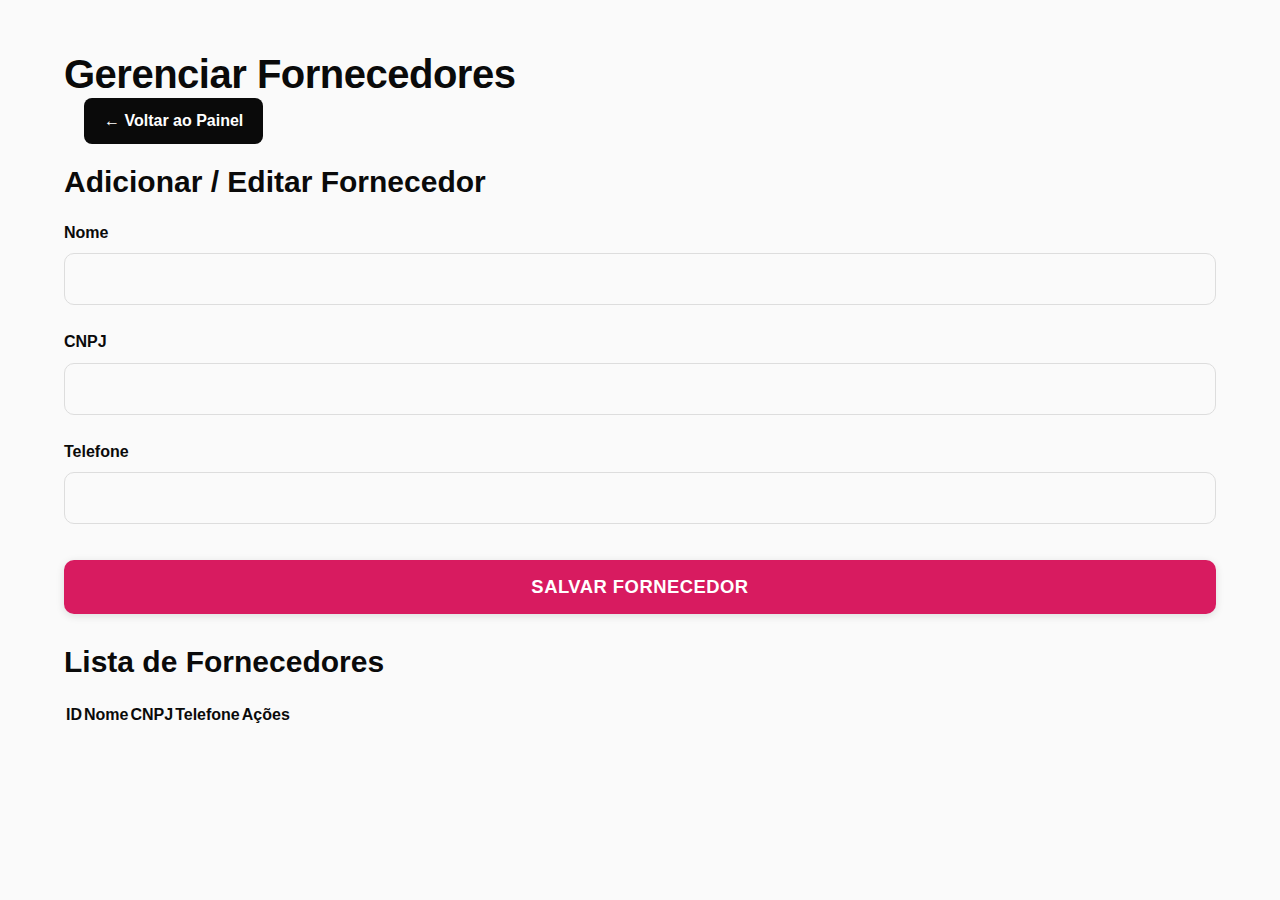
<file: src/main/resources/static/admin-fornecedores.html>
<!DOCTYPE html>
<html lang="pt-BR">
<head>
  <meta charset="UTF-8">
  <meta name="viewport" content="width=device-width, initial-scale=1.0">
  <title>Admin — Fornecedores</title>
  <link rel="stylesheet" href="style.css">
</head>
<body>

<div class="main-container">

  <h1>Gerenciar Fornecedores</h1>

  <a href="admin.html" class="btn-view" style="margin-bottom:20px; display:inline-block;">
    ← Voltar ao Painel
  </a>

  <h2>Adicionar / Editar Fornecedor</h2>

  <form id="fornecedorForm" style="margin-top:20px;">
      <input type="hidden" id="idFornecedor">

      <div class="input-group">
        <label>Nome</label>
        <input type="text" id="nome" required>
      </div>

      <div class="input-group">
        <label>CNPJ</label>
        <input type="text" id="cnpj" required>
      </div>

      <div class="input-group">
        <label>Telefone</label>
        <input type="text" id="telefone" required>
      </div>

      <button type="submit" class="btn-primary" style="margin-top:12px;">
        Salvar Fornecedor
      </button>
  </form>

  <h2 style="margin-top:30px;">Lista de Fornecedores</h2>

  <table style="margin-top:10px;">
      <thead>
          <tr>
              <th>ID</th>
              <th>Nome</th>
              <th>CNPJ</th>
              <th>Telefone</th>
              <th>Ações</th>
          </tr>
      </thead>
      <tbody id="tabelaFornecedores"></tbody>
  </table>

</div>

<script>
const API_URL = "http://localhost:8080/fornecedores";

const form = document.getElementById("fornecedorForm");
const tabela = document.getElementById("tabelaFornecedores");

// ================ LISTAR FORNECEDORES ================
async function carregarFornecedores() {
    const resp = await fetch(API_URL);
    const dados = await resp.json();

    tabela.innerHTML = "";

    dados.forEach(f => {
        tabela.innerHTML += `
            <tr>
                <td>${f.idFornecedor}</td>
                <td>${f.nome}</td>
                <td>${f.cnpj}</td>
                <td>${f.telefone}</td>
                <td>
                    <button class="btn-edit" onclick="editarFornecedor(${f.idFornecedor})">Editar</button>
                    <button class="btn-delete" onclick="deletarFornecedor(${f.idFornecedor})">Excluir</button>
                </td>
            </tr>
        `;
    });
}

// ================ SALVAR (CREATE/UPDATE) ================
form.addEventListener("submit", async function (e) {
    e.preventDefault();

    const id = document.getElementById("idFornecedor").value;

    const fornecedor = {
        nome: document.getElementById("nome").value,
        cnpj: document.getElementById("cnpj").value,
        telefone: document.getElementById("telefone").value
    };

    const url = id ? `${API_URL}/${id}` : API_URL;
    const metodo = id ? "PUT" : "POST";

    const resp = await fetch(url, {
        method: metodo,
        headers: { "Content-Type": "application/json" },
        body: JSON.stringify(fornecedor)
    });

    if (resp.ok) {
        alert("Fornecedor salvo!");
        form.reset();
        carregarFornecedores();
        window.scrollTo(0, 0);
    } else {
        alert("Erro ao salvar fornecedor.");
    }
});

// ================ EDITAR ================
async function editarFornecedor(id) {
    const resp = await fetch(`${API_URL}/${id}`);
    const f = await resp.json();

    document.getElementById("idFornecedor").value = f.idFornecedor;
    document.getElementById("nome").value = f.nome;
    document.getElementById("cnpj").value = f.cnpj;
    document.getElementById("telefone").value = f.telefone;

    window.scrollTo(0, 0);
}

// ================ DELETAR ================
async function deletarFornecedor(id) {
    if (!confirm("Deseja excluir este fornecedor?")) return;

    await fetch(`${API_URL}/${id}`, { method: "DELETE" });
    carregarFornecedores();
}

// ================ INICIALIZAÇÃO ================
carregarFornecedores();
</script>

</body>
</html>
</file>
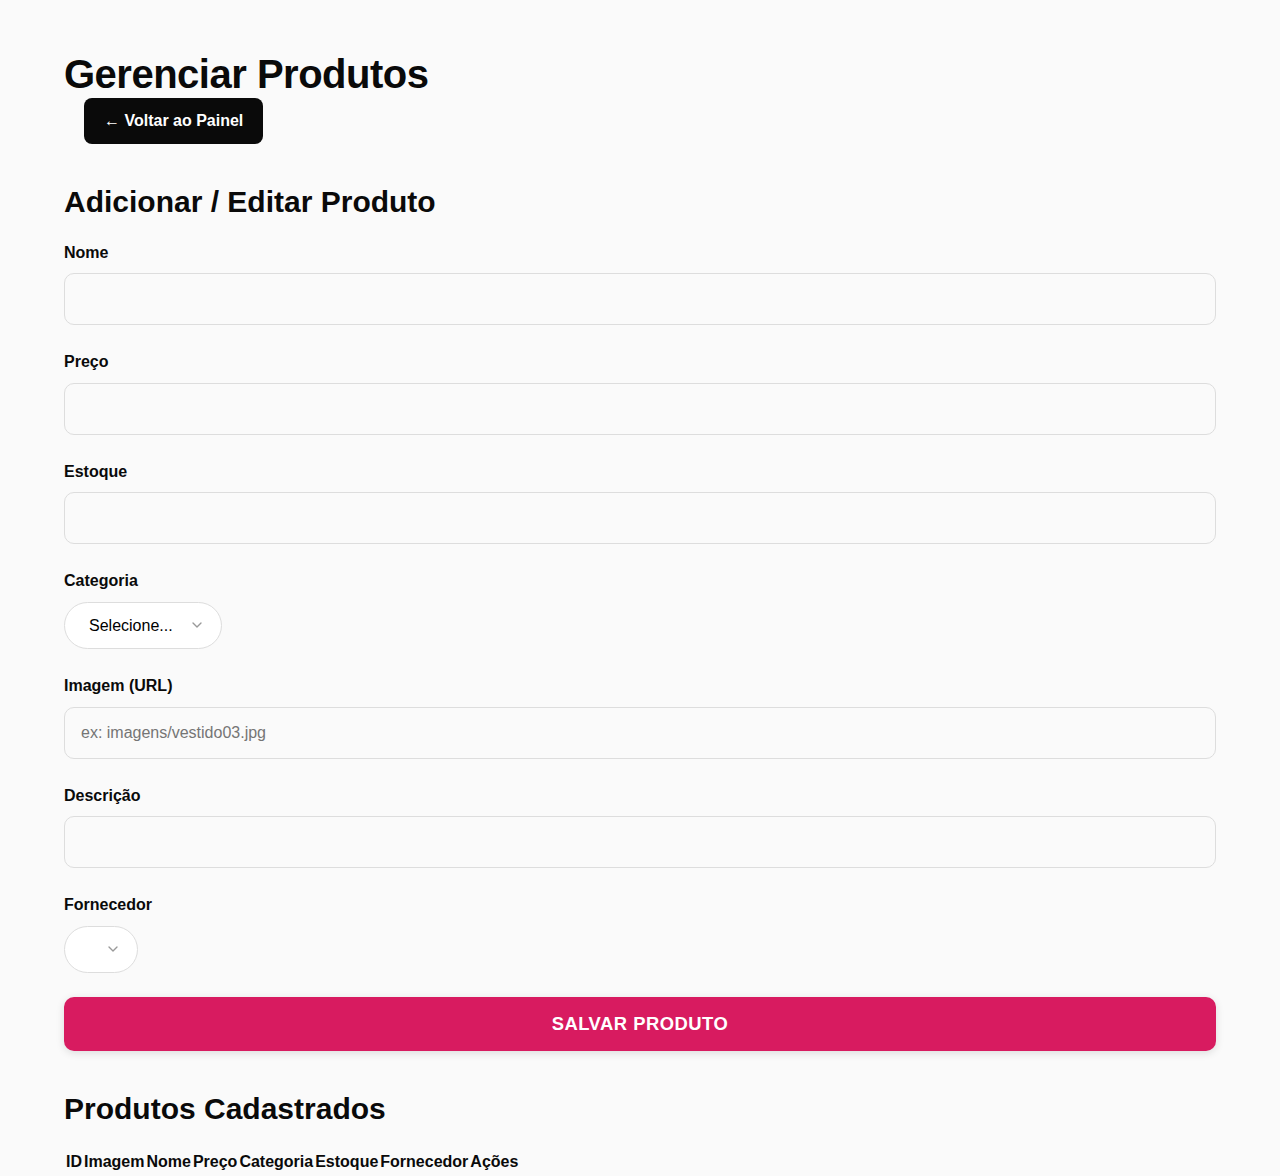
<file: src/main/resources/static/admin-produtos.html>
<!DOCTYPE html>
<html lang="pt-BR">
<head>
  <meta charset="UTF-8">
  <meta name="viewport" content="width=device-width, initial-scale=1.0">
  <title>Admin — Produtos</title>
  <link rel="stylesheet" href="style.css">
</head>
<body>

  <div class="main-container">

    <h1>Gerenciar Produtos</h1>
    <a href="admin.html" class="btn-view" style="margin-bottom:20px; display:inline-block;">
      ← Voltar ao Painel
    </a>
    <div id="msg" class="msg-box" style="margin: 10px 0; display:none;"></div>
    
    <h2 style="margin-top:20px;">Adicionar / Editar Produto</h2>

    <form id="produtoForm">
      <input type="hidden" id="idProduto">

      <div class="input-group">
        <label>Nome</label>
        <input type="text" id="nome" required>
      </div>

      <div class="input-group">
        <label>Preço</label>
        <input type="number" id="preco" step="0.01" required>
      </div>

      <div class="input-group">
        <label>Estoque</label>
        <input type="number" id="estoque" required>
      </div>

      <div class="input-group">
        <label>Categoria</label>
        <select id="categoria" class="filter-select" required>
          <option value="">Selecione...</option>
          <option value="vestidos">Vestidos</option>
          <option value="saias">Saias</option>
          <option value="blusas">Blusas</option>
          <option value="calcas">Calças</option>
        </select>
      </div>

      <div class="input-group">
        <label>Imagem (URL)</label>
        <input type="text" id="imagem" placeholder="ex: imagens/vestido03.jpg">
      </div>

      <div class="input-group">
        <label>Descrição</label>
        <input type="text" id="descricao" maxlength="120">
      </div>

      <div class="input-group">
        <label>Fornecedor</label>
        <select id="fornecedor" required class="filter-select"></select>
      </div>

      <button type="submit" class="btn-primary">Salvar Produto</button>
    </form>

    <h2 style="margin-top:40px;">Produtos Cadastrados</h2>


    <table>
      <thead>
        <tr>
          <th>ID</th>
          <th>Imagem</th>
          <th>Nome</th>
          <th>Preço</th>
          <th>Categoria</th>
          <th>Estoque</th>
          <th>Fornecedor</th>
          <th>Ações</th>
        </tr>
      </thead>
      <tbody id="tabelaProdutos"></tbody>
    </table>

  </div>

<script>

const API_PRODUTOS = "http://localhost:8080/produtos";
const API_FORNECEDORES = "http://localhost:8080/fornecedores";


async function carregarFornecedores() {
  const resp = await fetch(API_FORNECEDORES);
  const dados = await resp.json();

  const select = document.getElementById("fornecedor");
  select.innerHTML = "<option value=''>Selecione...</option>";

  dados.forEach(f => {
    select.innerHTML += `<option value="${f.idFornecedor}">${f.nome}</option>`;
  });
}


async function carregarProdutos() {
  const resp = await fetch(API_PRODUTOS);
  const dados = await resp.json();

  const tabela = document.getElementById("tabelaProdutos");
  tabela.innerHTML = "";

  dados.forEach(p => {
    tabela.innerHTML += `
      <tr>
        <td>${p.idProduto}</td>
        <td><img src="${p.imagem}" width="60"></td>
        <td>${p.nome}</td>
        <td>${p.preco.toFixed(2)}</td>
        <td>${p.categoria}</td>
        <td>${p.estoque}</td>
        <td>${p.fornecedor.nome}</td>
        <td>
          <button class="btn-edit" onclick="editarProduto(${p.idProduto})">Editar</button>
          <button class="btn-delete" onclick="deletarProduto(${p.idProduto})">Excluir</button>
        </td>
      </tr>
    `;
  });
}


async function editarProduto(id) {
  const resp = await fetch(`${API_PRODUTOS}/${id}`);
  const p = await resp.json();

  document.getElementById("idProduto").value = p.idProduto;
  document.getElementById("nome").value = p.nome;
  document.getElementById("preco").value = p.preco;
  document.getElementById("estoque").value = p.estoque;
  document.getElementById("categoria").value = p.categoria;
  document.getElementById("imagem").value = p.imagem;
  document.getElementById("descricao").value = p.descricao;

  document.getElementById("fornecedor").value = p.fornecedor.idFornecedor;
  window.scrollTo(0, 0);
}


async function deletarProduto(id) {
  if (!confirm("Deseja realmente excluir este produto?")) return;

  try {
    const resp = await fetch(`${API_PRODUTOS}/${id}`, {
      method: "DELETE"
    });

    if (!resp.ok) {
      const erro = await resp.json();
      mostrarMensagem(erro.message || "Não foi possível excluir o produto.", "erro");
      return;
    }

    mostrarMensagem("Produto removido com sucesso!", "sucesso");
    carregarProdutos();

  } catch (e) {
    mostrarMensagem("Erro ao conectar ao servidor.", "erro");
    console.error(e);
  }
}



document.getElementById("produtoForm").addEventListener("submit", async function(e) {
  e.preventDefault();

  const id = document.getElementById("idProduto").value;

  const produto = {
    nome: document.getElementById("nome").value,
    preco: parseFloat(document.getElementById("preco").value),
    estoque: parseInt(document.getElementById("estoque").value),
    categoria: document.getElementById("categoria").value,
    imagem: document.getElementById("imagem").value,
    descricao: document.getElementById("descricao").value,
    fornecedor: {
      idFornecedor: parseInt(document.getElementById("fornecedor").value)
    }
  };

  const metodo = id ? "PUT" : "POST" ;
  const url = id ? `${API_PRODUTOS}/${id}` : API_PRODUTOS;

  await fetch(url, {
    method: metodo,
    headers: { "Content-Type": "application/json" },
    body: JSON.stringify(produto)
  });

  this.reset();
  carregarProdutos();
});


window.onload = () => {
  carregarFornecedores();
  carregarProdutos();
}


function mostrarMensagem(texto, tipo = "erro") {
  const box = document.getElementById("msg");
  box.textContent = texto;

  box.style.display = "block";
  box.style.padding = "12px";
  box.style.borderRadius = "8px";
  box.style.fontWeight = "600";

  if (tipo === "sucesso") {
    box.style.background = "#e0ffe5";
    box.style.color = "#2d8a42";
    box.style.border = "1px solid #2d8a42";
  } else {
    box.style.background = "#ffe0e0";
    box.style.color = "#a12b2b";
    box.style.border = "1px solid #a12b2b";
  }

  setTimeout(() => {
    box.style.display = "none";
  }, 3500);
}

</script>

</body>
</html>
</file>
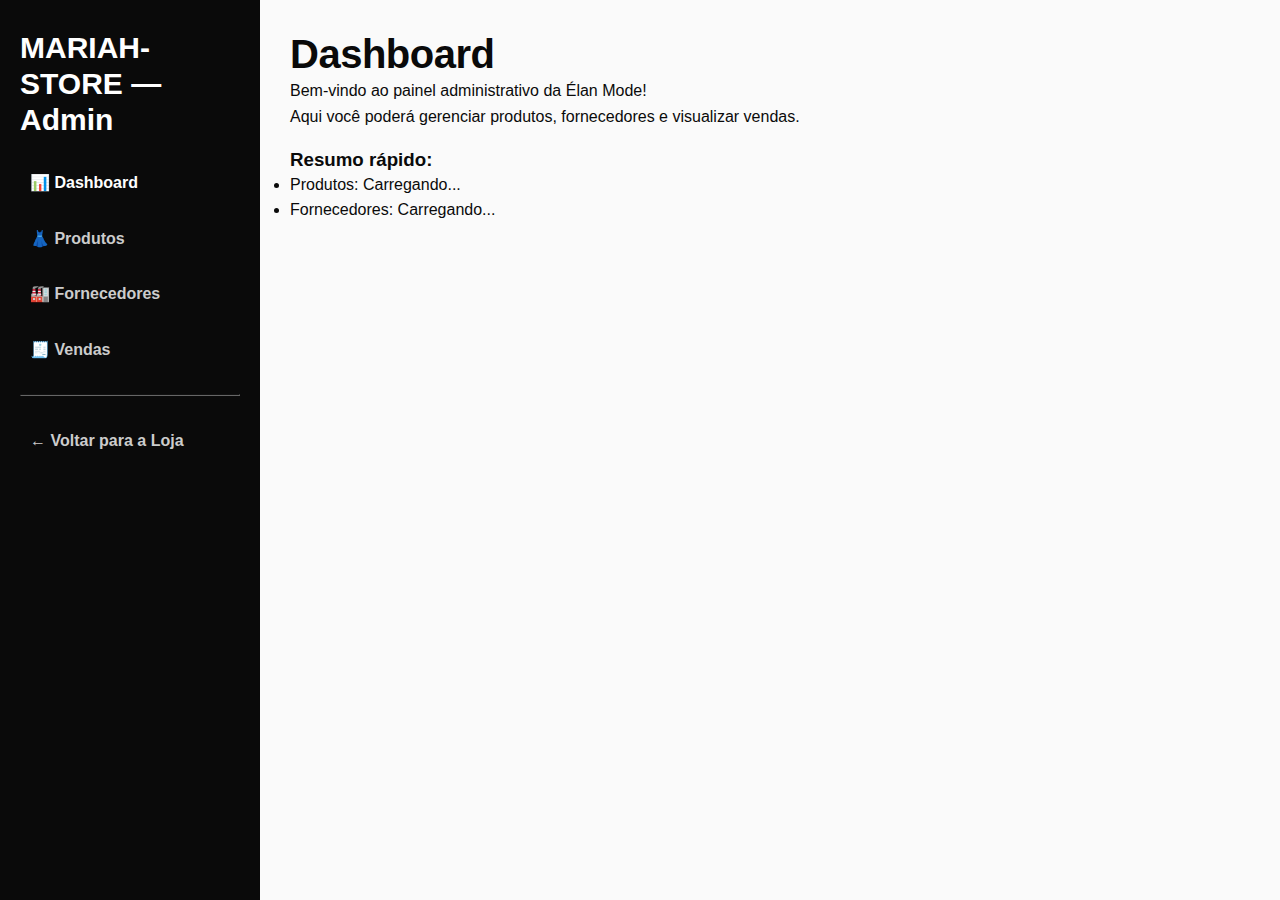
<file: src/main/resources/static/admin.html>
<!DOCTYPE html>
<html lang="pt-BR">
<head>
  <meta charset="UTF-8">
  <meta name="viewport" content="width=device-width, initial-scale=1.0">
  <title>Élan Mode — Painel Administrativo</title>
  <link rel="stylesheet" href="style.css">

</head>
<body>

<div class="admin-container">

  <!-- Sidebar -->
  <div class="admin-sidebar">
    <h2> MARIAH-STORE — Admin</h2>
    <a href="#" onclick="showSection('dashboard')" class="active">📊 Dashboard</a>
    <a href="#" onclick="showSection('produtos')">👗 Produtos</a>
    <a href="#" onclick="showSection('fornecedores')">🏭 Fornecedores</a>
    <a href="#" onclick="showSection('vendas')">🧾 Vendas</a>
    <hr style="margin: 20px 0; border-color:#666;">
    <a href="index.html">← Voltar para a Loja</a>
  </div>

  <!-- Área de conteúdo -->
  <div class="admin-content">

    <!-- DASHBOARD -->
    <div id="dashboard" class="admin-section active">
      <h1>Dashboard</h1>
      <p>Bem-vindo ao painel administrativo da Élan Mode!</p>
      <p>Aqui você poderá gerenciar produtos, fornecedores e visualizar vendas.</p>

      <h3 style="margin-top:20px;">Resumo rápido:</h3>
      <ul>
        <li id="count-produtos">Produtos: Carregando...</li>
        <li id="count-fornecedores">Fornecedores: Carregando...</li>
      </ul>
    </div>

    <!-- PRODUTOS -->
    <div id="produtos" class="admin-section">
      <h1>Gerenciar Produtos</h1>
      <p>Crie, edite e exclua produtos.</p>

      <a href="admin-produtos.html" class="btn-primary" style="margin-top:20px; display:inline-block;">
        ➕ Adicionar / Editar Produtos
      </a>
    </div>

    <!-- FORNECEDORES -->
    <div id="fornecedores" class="admin-section">
      <h1>Gerenciar Fornecedores</h1>
      <p>Crie, edite e exclua fornecedores.</p>

      <a href="admin-fornecedores.html" class="btn-primary" style="margin-top:20px; display:inline-block;">
        ➕ Adicionar / Editar Fornecedores
      </a>
    </div>

  <!-- VENDAS -->
  <div id="vendas" class="admin-section">
    <h1>Gerenciar Vendas</h1>
    <p>Acompanhe as vendas realizadas na loja.</p>

    <a href="admin-vendas.html" class="btn-primary" style="margin-top:20px; display:inline-block;">
      📄 Ver lista de vendas
    </a>
  </div>


  </div>

</div>

<script>
  // Alternar seção
  function showSection(id) {
    document.querySelectorAll('.admin-section').forEach(sec => sec.classList.remove('active'));
    document.getElementById(id).classList.add('active');

    document.querySelectorAll('.admin-sidebar a').forEach(a => a.classList.remove('active'));
    event.target.classList.add('active');
  }

  // Carregar contadores
  async function carregarResumo() {
    const produtosResp = await fetch("http://localhost:8080/produtos");
    const fornecedoresResp = await fetch("http://localhost:8080/fornecedores");

    const produtos = await produtosResp.json();
    const fornecedores = await fornecedoresResp.json();

    document.getElementById("count-produtos").textContent =
      "Produtos cadastrados: " + produtos.length;

    document.getElementById("count-fornecedores").textContent =
      "Fornecedores cadastrados: " + fornecedores.length;
  }

  carregarResumo();
</script>

</body>
</html>
</file>
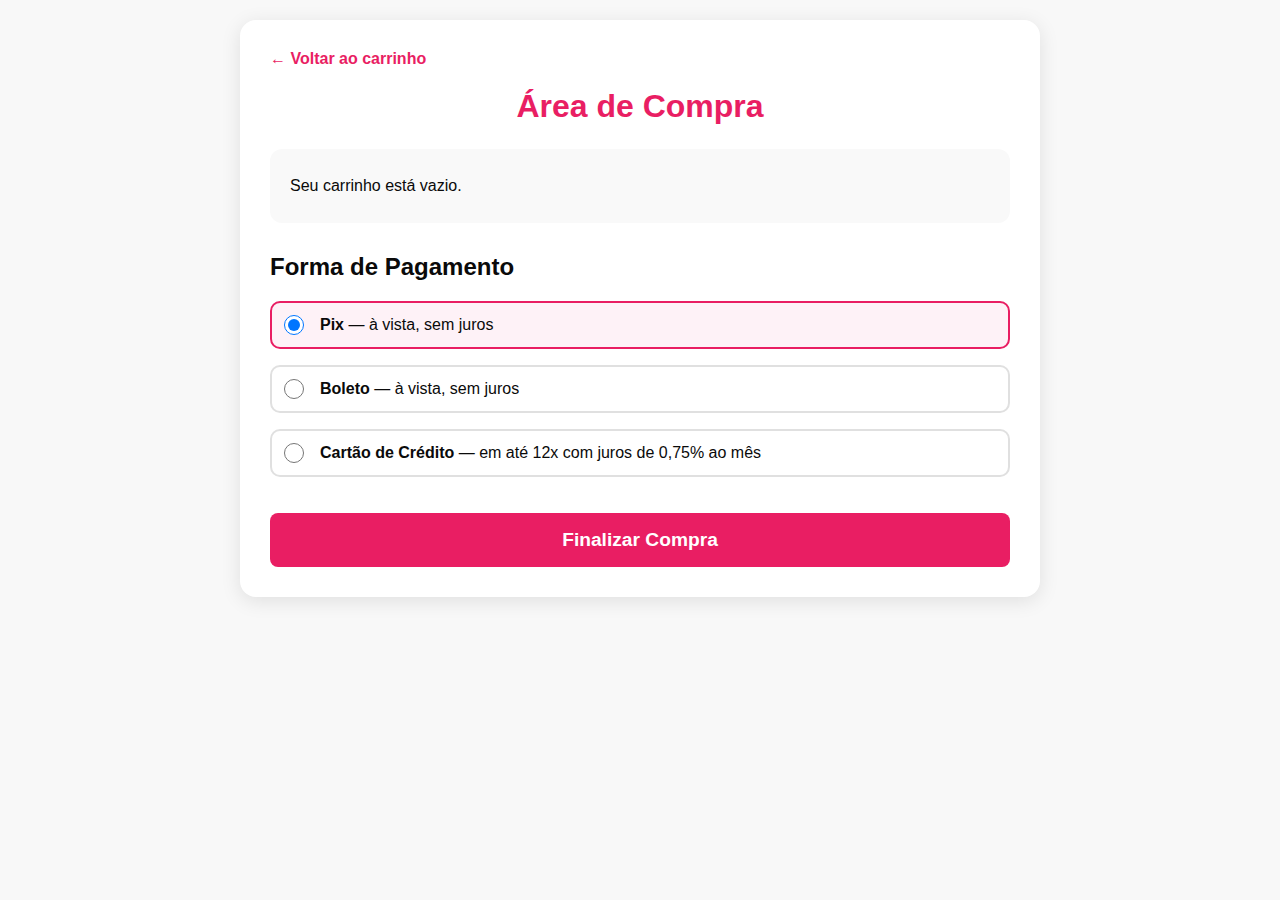
<file: src/main/resources/static/area-compra.html>
<!DOCTYPE html>
<html lang="pt-BR">
<head>
  <meta charset="UTF-8" />
  <meta name="viewport" content="width=device-width, initial-scale=1.0"/>
  <title>Área de Compra — Élan Mode</title>
  <style>
    :root {
      --black: #0a0a0a;
      --pink: #e91e63;
      --pink-light: #ff4081;
      --light-bg: #f8f8f8;
      --white: #ffffff;
      --border-color: #e0e0e0;
    }
    * {
      margin: 0;
      padding: 0;
      box-sizing: border-box;
      font-family: "Inter", sans-serif;
    }
    body {
      background-color: var(--light-bg);
      color: var(--black);
      padding: 20px;
    }
    .container {
      max-width: 800px;
      margin: 0 auto;
      background: white;
      padding: 30px;
      border-radius: 16px;
      box-shadow: 0 4px 20px rgba(0,0,0,0.1);
    }
    h1 {
      text-align: center;
      color: var(--pink);
      margin-bottom: 24px;
    }
    .resumo {
      background: #f9f9f9;
      padding: 20px;
      border-radius: 12px;
      margin-bottom: 30px;
    }
    .resumo h2 {
      margin-bottom: 16px;
      color: var(--black);
    }
    .resumo p {
      margin: 8px 0;
    }
    .payment-options h2 {
      margin-bottom: 20px;
    }
    .payment-method {
      display: flex;
      align-items: center;
      margin-bottom: 16px;
      padding: 12px;
      border: 2px solid var(--border-color);
      border-radius: 10px;
      cursor: pointer;
    }
    .payment-method.active {
      border-color: var(--pink);
      background: #fef2f7;
    }
    .payment-method input {
      margin-right: 16px;
      width: 20px;
      height: 20px;
    }
    .parcelas {
      margin-top: 20px;
      padding: 16px;
      background: #f0f0f0;
      border-radius: 10px;
      display: none;
    }
    .parcelas.active {
      display: block;
    }
    .btn-finalizar {
      width: 100%;
      padding: 16px;
      background: var(--pink);
      color: white;
      border: none;
      border-radius: 8px;
      font-size: 1.2rem;
      font-weight: 600;
      cursor: pointer;
      margin-top: 20px;
    }
    .btn-finalizar:hover {
      background: var(--pink-light);
    }
    .back-link {
      display: inline-block;
      margin-bottom: 20px;
      color: var(--pink);
      text-decoration: none;
      font-weight: 600;
    }
  </style>
</head>
<body>
  <div class="container">
    <a href="carrinho.html" class="back-link">← Voltar ao carrinho</a>
    <h1>Área de Compra</h1>

    <div class="resumo" id="resumo-compra">
      <p>Carregando pedido...</p>
    </div>

    <div class="payment-options">
      <h2>Forma de Pagamento</h2>

      <div class="payment-method" id="metodo-pix" onclick="selecionarPagamento('pix')">
        <input type="radio" name="payment" id="pix" />
        <label for="pix"><strong>Pix</strong> — à vista, sem juros</label>
      </div>

      <div class="payment-method" id="metodo-boleto" onclick="selecionarPagamento('boleto')">
        <input type="radio" name="payment" id="boleto" />
        <label for="boleto"><strong>Boleto</strong> — à vista, sem juros</label>
      </div>

      <div class="payment-method" id="metodo-cartao" onclick="selecionarPagamento('cartao')">
        <input type="radio" name="payment" id="cartao" />
        <label for="cartao"><strong>Cartão de Crédito</strong> — em até 12x com juros de 0,75% ao mês</label>
      </div>
    </div>

    <div id="parcelas-container" class="parcelas">
      <label for="parcelas">Número de parcelas:</label>
      <select id="parcelas" onchange="atualizarParcelas()"></select>
      <p id="valor-parcela"></p>
    </div>

    <button class="btn-finalizar" onclick="finalizarCompra()">Finalizar Compra</button>
  </div>

  <script>
    var formaPagamento = "pix";
    var parcelas = 1;

    function formatarMoeda(valor) {
      var str = valor.toFixed(2);
      var partes = str.split(".");
      var reais = partes[0].replace(/\B(?=(\d{3})+(?!\d))/g, ".");
      var centavos = partes[1];
      return "R$ " + reais + "," + centavos;
    }

    function carregarResumo() {
      var cart = localStorage.getItem("cart");
      if (!cart || cart === "[]") {
        document.getElementById("resumo-compra").innerHTML = "<p>Seu carrinho está vazio.</p>";
        return;
      }

      cart = JSON.parse(cart);
      var html = "<h2>Resumo do Pedido</h2>";
      var total = 0;
      var i;
      for (i = 0; i < cart.length; i = i + 1) {
        var item = cart[i];
        total += item.totalPrice;
        html += "<p><strong>" + item.name + "</strong><br>";
        html += "Tamanho: " + item.size + " | Qtd: " + item.quantity + "<br>";
        html += "Subtotal: " + formatarMoeda(item.totalPrice) + "</p>";
      }
      html += "<p><strong>Total: </strong><span id='total'>" + formatarMoeda(total) + "</span></p>";
      document.getElementById("resumo-compra").innerHTML = html;
    }

    function selecionarPagamento(metodo) {
      formaPagamento = metodo;
      document.getElementById("metodo-pix").classList.remove("active");
      document.getElementById("metodo-boleto").classList.remove("active");
      document.getElementById("metodo-cartao").classList.remove("active");

      if (metodo === "pix") {
        document.getElementById("metodo-pix").classList.add("active");
        document.getElementById("pix").checked = true;
      } else if (metodo === "boleto") {
        document.getElementById("metodo-boleto").classList.add("active");
        document.getElementById("boleto").checked = true;
      } else if (metodo === "cartao") {
        document.getElementById("metodo-cartao").classList.add("active");
        document.getElementById("cartao").checked = true;
      }

      var parcelasDiv = document.getElementById("parcelas-container");
      if (metodo === "cartao") {
        parcelasDiv.style.display = "block";
        preencherOpcoesParcelas();
      } else {
        parcelasDiv.style.display = "none";
        parcelas = 1;
      }
    }

    function preencherOpcoesParcelas() {
      var select = document.getElementById("parcelas");
      select.innerHTML = "";
      var i;
      for (i = 1; i <= 12; i = i + 1) {
        var opt = document.createElement("option");
        opt.value = i;
        opt.textContent = i + "x";
        select.appendChild(opt);
      }
      atualizarParcelas();
    }

    function atualizarParcelas() {
      parcelas = parseInt(document.getElementById("parcelas").value);
      var totalTexto = document.getElementById("total").textContent;
      var total = parseFloat(totalTexto.replace("R$ ", "").replace(".", "").replace(",", "."));
      var totalExibido = total;

      if (formaPagamento === "cartao" && parcelas > 1) {
        var jurosMensal = 0.0075;
        var montante = total * Math.pow(1 + jurosMensal, parcelas);
        var valorParcela = montante / parcelas;
        totalExibido = montante;
        document.getElementById("valor-parcela").innerHTML = 
          "Valor por parcela: " + formatarMoeda(valorParcela) + "<br>Total com juros: " + formatarMoeda(montante);
        document.getElementById("total").textContent = formatarMoeda(montante);
      } else {
        document.getElementById("valor-parcela").innerHTML = "";
        document.getElementById("total").textContent = formatarMoeda(total);
      }
    }

    function finalizarCompra() {
      var user = localStorage.getItem("loggedInUser");
      if (!user) {
        alert("Faça login para finalizar a compra.");
        return;
      }

      var cart = localStorage.getItem("cart");
      if (!cart || cart === "[]") {
        alert("Seu carrinho está vazio.");
        return;
      }

      cart = JSON.parse(cart);
      var totalTexto = document.getElementById("total").textContent;
      var total = parseFloat(totalTexto.replace("R$ ", "").replace(".", "").replace(",", "."));

      // Criar novo pedido
      var novoPedido = {
        id: Date.now(),
        data: new Date().toLocaleString("pt-BR"),
        formaPagamento: formaPagamento,
        parcelas: formaPagamento === "cartao" ? parcelas : 1,
        itens: cart,
        total: total
      };

      // Salvar em "Meus Pedidos"
      var pedidos = localStorage.getItem("meusPedidos");
      if (pedidos) {
        pedidos = JSON.parse(pedidos);
      } else {
        pedidos = [];
      }
      pedidos.push(novoPedido);
      localStorage.setItem("meusPedidos", JSON.stringify(pedidos));

      // Esvaziar carrinho
      localStorage.setItem("cart", "[]");

      // Atualizar contador do carrinho (se houver abas abertas)
      localStorage.removeItem("cartCount"); // opcional

      alert("✅ Compra finalizada com sucesso!\nObrigado por comprar na Élan Mode!");

      // Redirecionar para perfil (aba de pedidos)
      window.location.href = "perfil.html";
    }

    window.onload = function() {
      carregarResumo();
      selecionarPagamento("pix");
    };
  </script>
</body>
</html>
</file>
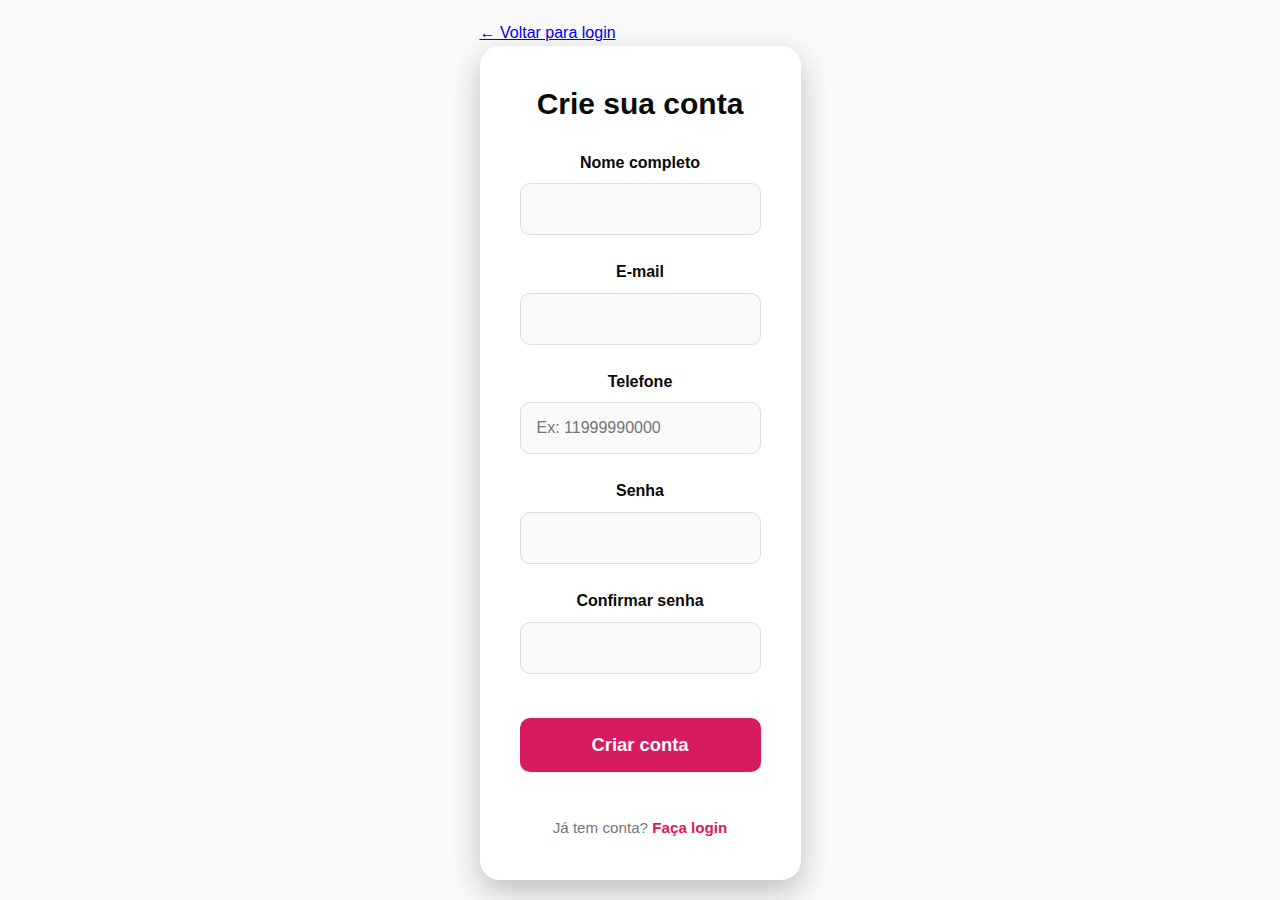
<file: src/main/resources/static/cadastro.html>
<!DOCTYPE html>
<html lang="pt-BR">
<head>
  <meta charset="UTF-8" />
  <meta name="viewport" content="width=device-width, initial-scale=1.0"/>
  <title>Cadastro — MARIAH-STORE</title>
  <link rel="stylesheet" href="style.css" />
</head>
<body class="login-page">
  <div class="login-container">
    <a href="login.html" class="back-link">← Voltar para login</a>
    
    <div class="login-box">
      <h2>Crie sua conta</h2>
      
      <form id="signup-form">
        <div class="input-group">
          <label for="fullname">Nome completo</label>
          <input type="text" id="fullname" required />
        </div>

        <div class="input-group">
          <label for="email">E-mail</label>
          <input type="email" id="email" required />
          <p id="email-error" class="error-message"></p>
        </div>

        <div class="input-group">
          <label for="telefone">Telefone</label>
          <input type="text" id="telefone" placeholder="Ex: 11999990000" required minlength="8" />
        </div>

        <div class="input-group">
          <label for="signup-password">Senha</label>
          <input type="password" id="signup-password" required minlength="6" />
        </div>

        <div class="input-group">
          <label for="confirm-password">Confirmar senha</label>
          <input type="password" id="confirm-password" required minlength="6" />
        </div>

        <button type="submit" class="btn-login">Criar conta</button>
      </form>
      
      <p class="signup-link">
        Já tem conta? <a href="login.html">Faça login</a>
      </p>
    </div>
  </div>

<script>
document.addEventListener('DOMContentLoaded', function () {
  const form = document.getElementById('signup-form');

  form.addEventListener('submit', async function (e) {
    e.preventDefault();

    const fullname = document.getElementById('fullname').value.trim();
    const email = document.getElementById('email').value.trim();
    const telefone = document.getElementById('telefone').value.trim();
    const password = document.getElementById('signup-password').value;
    const confirmPassword = document.getElementById('confirm-password').value;

    // Limpa mensagens de erro antes de validar novamente
    const emailError = document.getElementById("email-error");
    emailError.style.display = "none";
    emailError.innerText = "";

    if (password !== confirmPassword) {
      alert('⚠ As senhas não coincidem.');
      return;
    }

    const cliente = {
      nome: fullname,
      email: email,
      telefone: telefone,
      senha: password
    };

    try {
      const response = await fetch("http://localhost:8080/clientes", {
        method: "POST",
        headers: { "Content-Type": "application/json" },
        body: JSON.stringify(cliente)
      });

      if (!response.ok) {
        const errorText = await response.text();
        try {
          const errorJson = JSON.parse(errorText);

          // Email duplicado?
          if (errorJson.status === 409) {
            emailError.innerText = "E-mail já está em uso.";
            emailError.style.display = "block";
            return;
          }

          alert("❌ " + errorJson.message);
        } catch {
          alert("❌ Erro ao criar conta.");
        }
        return;
      }

      alert("✅ Conta criada com sucesso!");
      window.location.href = "index.html";

    } catch (error) {
      alert("❌ Erro ao conectar com o servidor.");
      console.error(error);
    }
  });
});
</script>


</body>
</html>
</file>
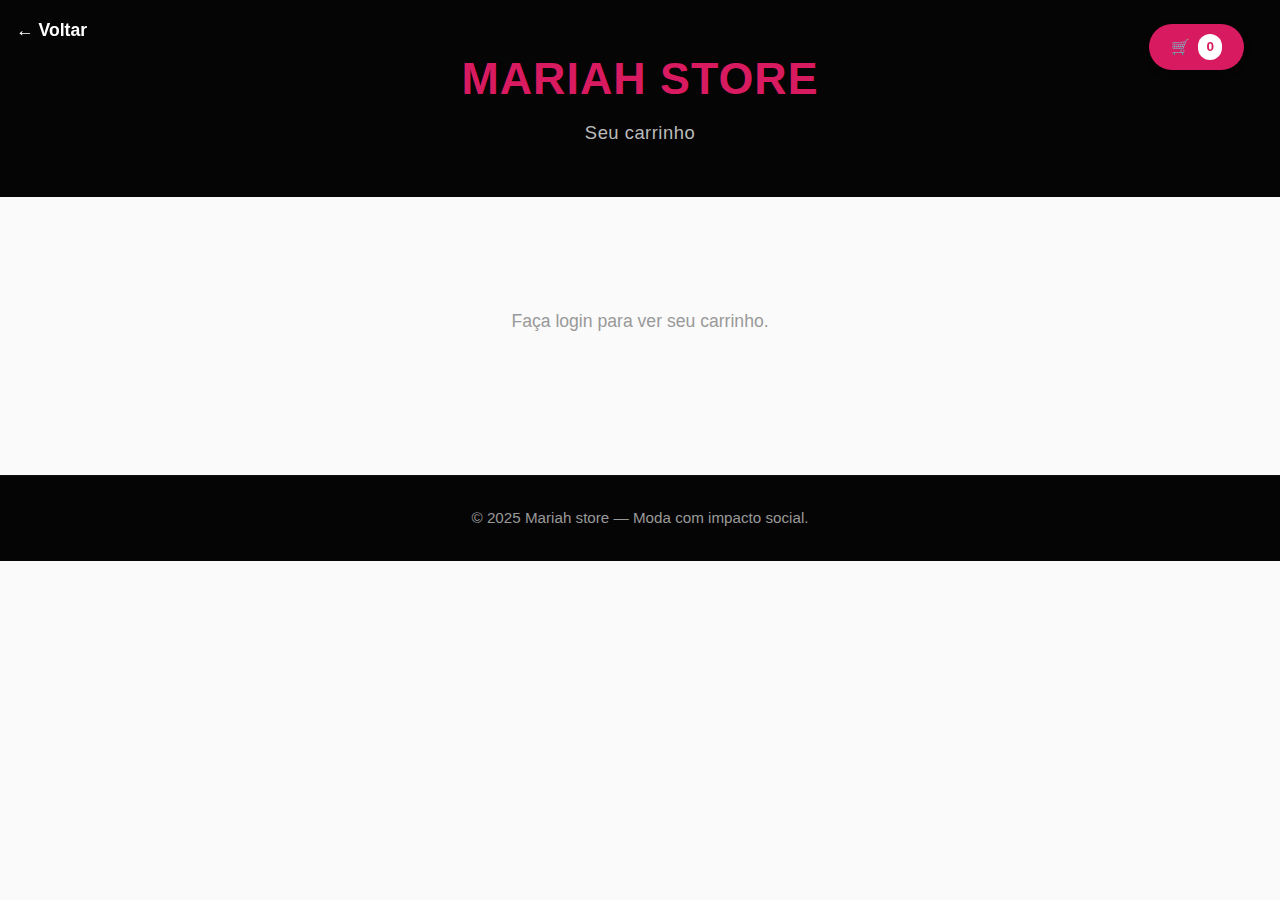
<file: src/main/resources/static/carrinho.html>
<!DOCTYPE html>
<html lang="pt-BR">

<head>
  <meta charset="UTF-8" />
  <meta name="viewport" content="width=device-width, initial-scale=1.0" />
  <title>Carrinho — Mariah store</title>
  <link rel="stylesheet" href="style.css" />
</head>

<body>

  <header class="header">
    <h1>Mariah Store</h1>
    <p>Seu carrinho</p>
  </header>
  
  <div id="toast" class="toast"></div>

 
    <div class="header-top">

      
      
      <div id="auth-button" class="auth-container">
         <a href="index.html" class="back-btn">← Voltar</a>

         <div class="top-right-group">
           
           <div id="cart-button">
             <a href="carrinho.html" class="cart-btn">
               🛒 <span id="cart-count">0</span>
              </a>
            </div>
          </div>
        </div>
 
  

 
  <main class="main-container">

    <div id="cart-content"></div>

    <button id="finalizar-btn" class="btn-finalizar" style="display:none" onclick="finalizarCompra()">
      Finalizar Compra
    </button>

  </main>


  <footer class="footer">
    <p>&copy; 2025 Mariah store — Moda com impacto social.</p>
  </footer>

  <script>
    function showToast(msg) {
      const t = document.getElementById("toast");
      t.textContent = msg;
      t.classList.add("show");
      setTimeout(() => t.classList.remove("show"), 2200);
    }

    function formatarMoeda(v) {
      return v.toLocaleString("pt-BR", { style: "currency", currency: "BRL" });
    }

    function carregarCarrinho() {
      const user = localStorage.getItem("loggedInUser");
      const cont = document.getElementById("cart-content");
      const btn = document.getElementById("finalizar-btn");

      if (!user) {
        cont.innerHTML = `<p class="empty-cart">Faça login para ver seu carrinho.</p>`;
        btn.style.display = "none";
        return;
      }

      let cart = JSON.parse(localStorage.getItem("cart") || "[]");

      if (cart.length === 0) {
        cont.innerHTML = `<p class="empty-cart">Seu carrinho está vazio.</p>`;
        btn.style.display = "none";
        return;
      }

      let html = `<div class="cart-items">`;
      let total = 0;

      cart.forEach((item, i) => {
        total += item.totalPrice;

        html += `
          <div class="cart-item">
            <div class="item-info">
              <h3>${item.name}</h3>
              <p class="item-meta">Tamanho: ${item.size} | Qtd: ${item.quantity}</p>
              <p>${formatarMoeda(item.unitPrice)} cada</p>
            </div>

            <p>${formatarMoeda(item.totalPrice)}</p>
            <button class="remove-btn" onclick="remover(${i})">×</button>
          </div>
        `;
      });

      html += `</div>`;
      html += `<div class="cart-total">Total: ${formatarMoeda(total)}</div>`;

      cont.innerHTML = html;
      btn.style.display = "block";
    }

    function remover(i) {
      let cart = JSON.parse(localStorage.getItem("cart") || "[]");
      cart.splice(i, 1);
      localStorage.setItem("cart", JSON.stringify(cart));
      carregarCarrinho();
      showToast("Item removido");
    }

async function finalizarCompra() {
  const userId = localStorage.getItem("loggedInUserId");
  const token = localStorage.getItem("token");

  if (!userId || !token) {
    showToast("Faça login.");
    return;
  }

  let cart = JSON.parse(localStorage.getItem("cart") || "[]");
  if (cart.length === 0) {
    showToast("Carrinho vazio");
    return;
  }

  const venda = {
    clienteId: parseInt(userId),
    itens: cart.map(i => ({
      produtoId: i.id,
      quantidade: i.quantity
    }))
  };

  const resp = await fetch("http://localhost:8080/vendas", {
    method: "POST",
    headers: {
      "Content-Type": "application/json",
      "Authorization": `Bearer ${token}`
    },
    body: JSON.stringify(venda)
  });

  if (!resp.ok) {
    showToast("Erro ao registrar compra");
    return;
  }

  localStorage.removeItem("cart");

  showToast("Compra finalizada!");
  setTimeout(() => window.location.href = "perfil.html#pedidos", 1200);
}


    window.onload = carregarCarrinho;
  </script>

</body>
</html>
</file>
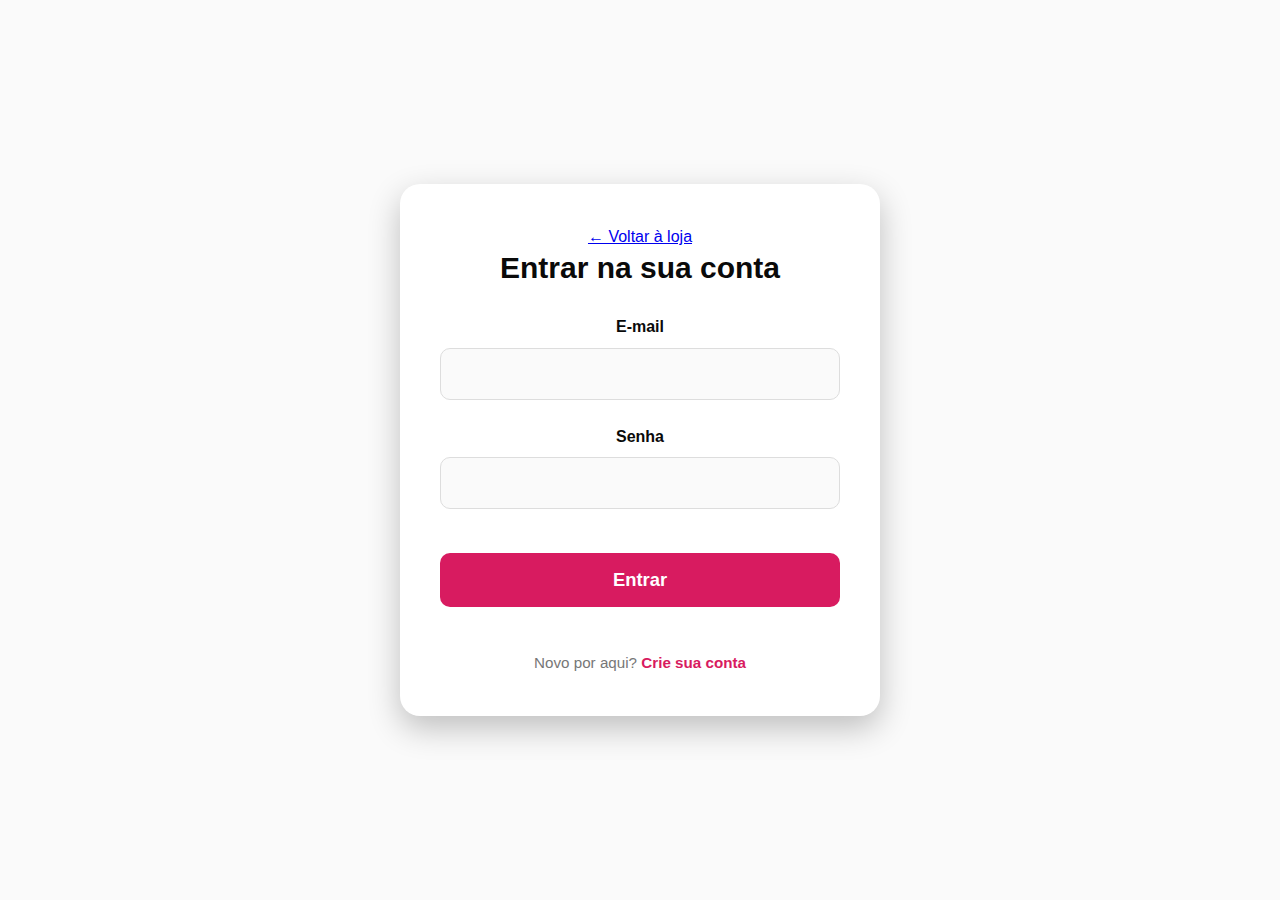
<file: src/main/resources/static/login.html>
<!DOCTYPE html>
<html lang="pt-BR">
<head>
  <meta charset="UTF-8" />
  <meta name="viewport" content="width=device-width, initial-scale=1.0"/>
  <title>Login — Mariah store</title>
  <link rel="stylesheet" href="style.css" />
</head>
<body class="login-page">
  <div class="login-box">
    <a href="index.html" class="back-link">← Voltar à loja</a>
    <h2>Entrar na sua conta</h2>
    
    <form id="login-form">
      <div class="input-group">
        <label for="email">E-mail</label>
        <input type="email" id="email" required />
        <p id="email-error" class="error-message"></p>
      </div>

      <div class="input-group">
        <label for="password">Senha</label>
        <input type="password" id="password" required />
        <p id="password-error" class="error-message"></p>
      </div>
      
      <button type="submit" class="btn-login">Entrar</button>
  
    </form>

    <p class="signup-link">
      Novo por aqui? <a href="cadastro.html">Crie sua conta</a>
    </p>
  </div>

  <script>
    document.getElementById('login-form').addEventListener('submit', async function(e) {
      e.preventDefault();

      const email = document.getElementById('email').value.trim();
      const password = document.getElementById('password').value.trim();


      document.getElementById('email-error').style.display = "none";
      document.getElementById('password-error').style.display = "none";

      if (!email || !password) return;

      try {
        const response = await fetch("http://localhost:8080/clientes/login", {
          method: "POST",
          headers: { "Content-Type": "application/json" },
          body: JSON.stringify({ email: email, senha: password })
        });

        let data;
        try {
            data = await response.json();
        } catch (err) {
            data = null;
        }

        if (response.status === 401) {
          document.getElementById('password-error').innerText = "E-mail ou senha incorretos.";
          document.getElementById('password-error').style.display = "block";
          return;
        }

        if (!response.ok) {
          document.getElementById('password-error').innerText = "Erro ao realizar login.";
          document.getElementById('password-error').style.display = "block";
          return;
        }

        
        localStorage.setItem("token", data.token);
        localStorage.setItem("loggedInUserId", data.usuario.id);
        localStorage.setItem("loggedInUser", data.usuario.nome);
        localStorage.setItem("roles", JSON.stringify(data.roles));

        window.location.href = "index.html";

      } catch (error) {
        console.error(error);
        document.getElementById('password-error').innerText = "Erro ao conectar ao servidor.";
        document.getElementById('password-error').style.display = "block";
      }
    });
  </script>
</body>
</html>
</file>
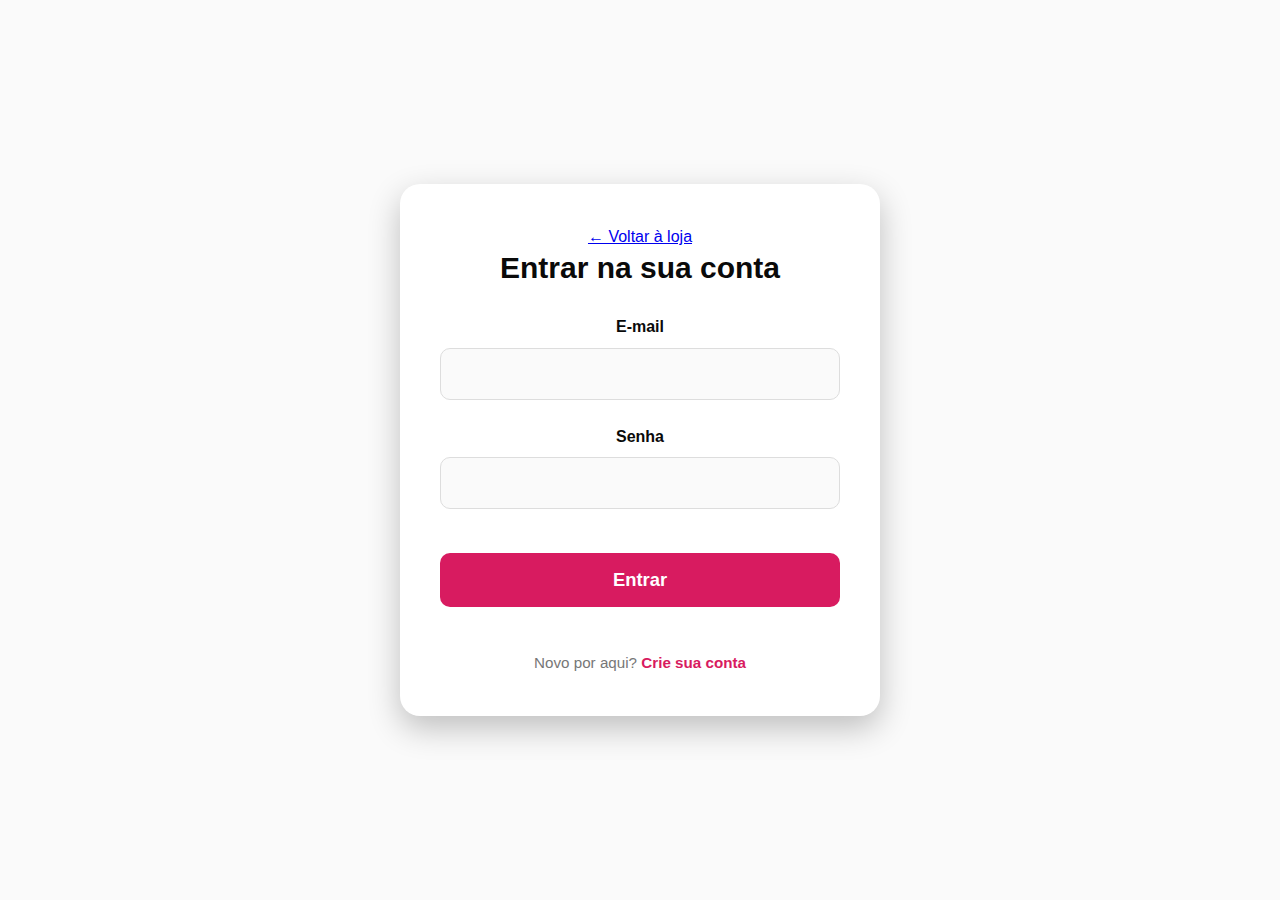
<file: src/main/resources/static/perfil.html>
<!DOCTYPE html>
<html lang="pt-BR">
<head>
  <meta charset="UTF-8" />
  <meta name="viewport" content="width=device-width, initial-scale=1.0"/>
  <title>Meu Perfil — Mariah store</title>
  <link rel="stylesheet" href="style.css" />
</head>
<body>
<header class="header header-perfil">
  <a href="index.html" class="btn-voltar">← Página inicial</a>

  <h1>Mariah store</h1>
  <p>Sua conta, seus dados, seu estilo.</p>
</header>


  <main class="main-container">
    <div class="logout-btn-container">
      <button id="logout-btn" class="logout-btn">Sair</button>
    </div>

    <div class="profile-tabs">
      <button id="tab-pedidos" class="tab-btn active">Meus Pedidos</button>
      <button id="tab-dados" class="tab-btn">Dados Pessoais</button>
    </div>

   
    <div id="conteudo-pedidos" class="tab-content active">
      <h2>Meus Pedidos</h2>
      <div id="lista-pedidos">
    
      </div>
    </div>

    <div id="conteudo-dados" class="tab-content">
      <h2>Dados Pessoais</h2>

      <form id="form-dados">
        <div class="input-group">
          <label for="nome">Nome completo</label>
          <input type="text" id="nome" required />
        </div>

        <div class="input-group">
          <label for="email">E-mail</label>
          <input type="email" id="email" required />
        </div>

        <div class="input-group">
          <label for="telefone">Telefone</label>
          <input type="text" id="telefone" required />
        </div>

        <button type="submit" class="btn-primary">Salvar Dados</button>
        <p id="sucesso" class="sucesso" style="display:none; color:#4CAF50; margin-top:12px;">
          ✔ Dados atualizados com sucesso!
        </p>
      </form>
    </div>
  </main>

  <footer class="footer">
    <p>&copy; 2025 Élan Mode — Moda com impacto social.</p>
  </footer>

<script>
document.addEventListener('DOMContentLoaded', async function () {

  
  const userId = localStorage.getItem('loggedInUserId');
  if (!userId) {
    alert('Você precisa estar logado.');
    window.location.href = 'login.html';
    return;
  }

  async function carregarDadosCliente() {
    try {
          const token = localStorage.getItem("token");

          const response = await fetch(`http://localhost:8080/clientes/${userId}`, {
            headers: {
              "Authorization": `Bearer ${token}`
            }
          });


      if (!response.ok) {
        alert("Erro ao buscar seus dados. Faça login novamente.");
        localStorage.clear();
        window.location.href = "login.html";
        return;
      }

      const cliente = await response.json();

     
      document.getElementById("nome").value = cliente.nome;
      document.getElementById("email").value = cliente.email;
      document.getElementById("telefone").value = cliente.telefone || "";

    } catch (e) {
      alert("Erro ao conectar ao servidor.");
      console.error(e);
    }
  }

  await carregarDadosCliente();

  
  const tabPedidos = document.getElementById("tab-pedidos");
  const tabDados = document.getElementById("tab-dados");
  const conteudoPedidos = document.getElementById("conteudo-pedidos");
  const conteudoDados = document.getElementById("conteudo-dados");

  tabPedidos.onclick = () => {
    tabPedidos.classList.add("active");
    tabDados.classList.remove("active");
    conteudoPedidos.classList.add("active");
    conteudoDados.classList.remove("active");
  };

  tabDados.onclick = () => {
    tabDados.classList.add("active");
    tabPedidos.classList.remove("active");
    conteudoDados.classList.add("active");
    conteudoPedidos.classList.remove("active");
  };

  
  document.getElementById("form-dados").onsubmit = async function (e) {
    e.preventDefault();

    const nome = document.getElementById("nome").value.trim();
    const email = document.getElementById("email").value.trim();
    const telefone = document.getElementById("telefone").value.trim();

    const clienteAtualizado = { nome, email, telefone };

    try {
          const token = localStorage.getItem("token");

          const response = await fetch(`http://localhost:8080/clientes/${userId}`, {
            method: "PUT",
            headers: {
              "Content-Type": "application/json",
              "Authorization": `Bearer ${token}`
            },
            body: JSON.stringify(clienteAtualizado)
          });


      if (response.ok) {
        document.getElementById("sucesso").style.display = "block";
        setTimeout(() => {
          document.getElementById("sucesso").style.display = "none";
        }, 3000);
      } else {
        alert("Erro ao salvar dados. Verifique os campos.");
      }

    } catch (error) {
      console.error(error);
      alert("Erro ao conectar com o servidor.");
    }
  };

  
  document.getElementById("logout-btn").onclick = function() {
    localStorage.removeItem("loggedInUser");
    localStorage.removeItem("loggedInUserId");
    window.location.href = "index.html";
  };

  function formatarMoeda(valor) {
    var str = valor.toFixed(2);
    var partes = str.split(".");
    var reais = partes[0].replace(/\B(?=(\d{3})+(?!\d))/g, ".");
    var centavos = partes[1];
    return "R$ " + reais + "," + centavos;
  }

  async function carregarPedidos() {
    const userId = localStorage.getItem("loggedInUserId");
    const container = document.getElementById("lista-pedidos");

    if (!userId) {
        container.innerHTML = "<p>Erro: usuário não está logado.</p>";
        return;
    }

    try {
          const token = localStorage.getItem("token");

          const resp = await fetch(`http://localhost:8080/vendas/cliente/${userId}`, {
            headers: { "Authorization": `Bearer ${token}` }
          });


        if (resp.status === 404) {
            container.innerHTML = "<p>Você ainda não realizou nenhum pedido.</p>";
            return;
        }

        if (!resp.ok) {
            container.innerHTML = "<p>Erro ao carregar pedidos.</p>";
            return;
        }

        const pedidos = await resp.json();

        if (!pedidos || pedidos.length === 0) {
            container.innerHTML = "<p>Você ainda não realizou nenhum pedido.</p>";
            return;
        }

        let html = "";

        pedidos.reverse().forEach(p => {
            html += `
                <div style="background:#f9f9f9; padding:16px; border-radius:8px; margin-bottom:16px;">
                    <div style="display:flex; justify-content:space-between; margin-bottom:12px;">
                        <strong>Pedido #${p.idVenda}</strong>
                        <span>${p.data}</span>
                    </div>

                    <div style="margin-bottom:12px;">
            `;

            p.itens.forEach(item => {
                html += `
                    <div style="display:flex; justify-content:space-between; font-size:0.95rem; margin-bottom:6px;">
                        <span>${item.produto} (Qtd: ${item.quantidade})</span>
                        <span>R$ ${item.subtotal.toFixed(2)}</span>
                    </div>
                `;
            });

            html += `
                    </div>

                    <div style="text-align:right; font-weight:bold; color:#e91e63;">
                        Total: R$ ${p.total.toFixed(2)}
                    </div>
                </div>
            `;
        });

        container.innerHTML = html;

    } catch (e) {
        console.error(e);
        container.innerHTML = "<p>Erro ao carregar pedidos.</p>";
    }
}

  carregarPedidos();

});
</script>

</body>
</html>
</file>
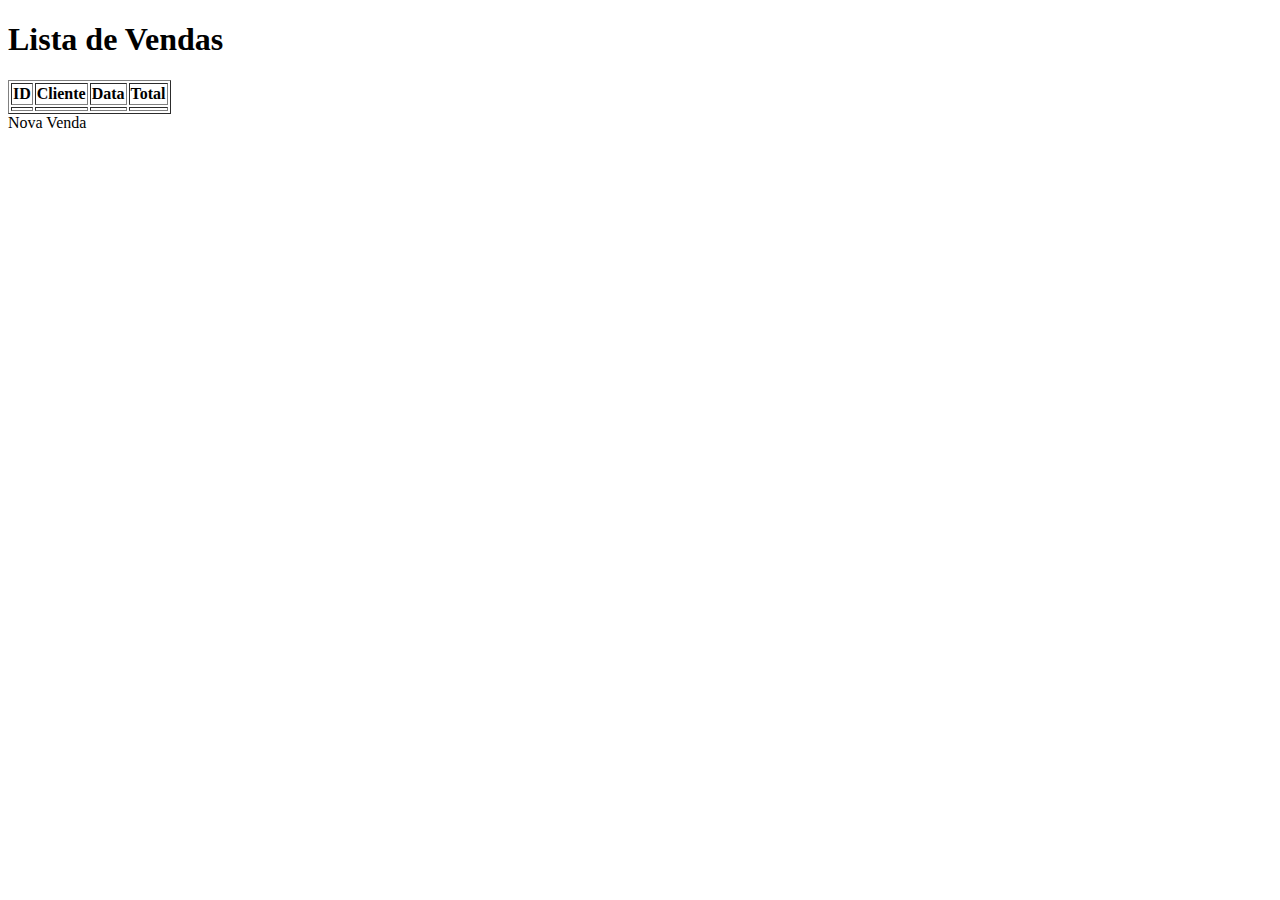
<file: src/main/resources/templates/lista-vendas.html>
<!DOCTYPE html>
<html xmlns:th="http://www.thymeleaf.org">
<head>
    <meta charset="UTF-8">
    <title>Lista de Vendas - Mariah Store</title>
</head>
<body>
<h1>Lista de Vendas</h1>

<table border="1">
    <thead>
    <tr>
        <th>ID</th>
        <th>Cliente</th>
        <th>Data</th>
        <th>Total</th>
    </tr>
    </thead>
    <tbody>
    <tr th:each="venda : ${vendas}">
        <td th:text="${venda.id}"></td>
        <td th:text="${venda.cliente.nome}"></td>
        <td th:text="${#temporals.format(venda.data, 'dd/MM/yyyy HH:mm')}"></td>
        <td th:text="${venda.total}"></td>
    </tr>
    </tbody>
</table>

<a th:href="@{/vendas/form}">Nova Venda</a>
</body>
</html>
</file>
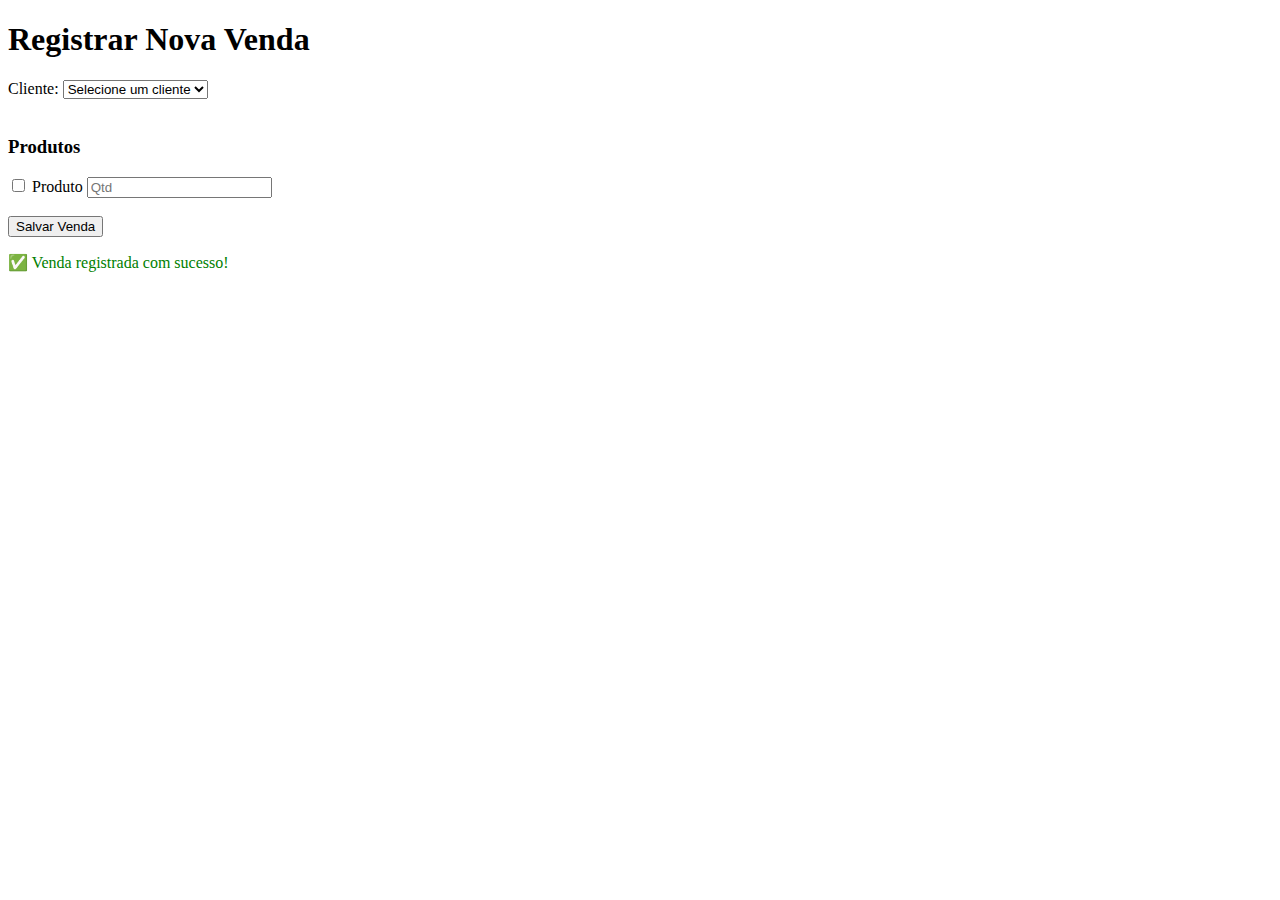
<file: src/main/resources/templates/nova-venda.html>
<!DOCTYPE html>
<html xmlns:th="http://www.thymeleaf.org">
<head>
    <meta charset="UTF-8">
    <title>Nova Venda</title>
</head>
<body>
<h1>Registrar Nova Venda</h1>

<form th:action="@{/vendas/salvar}" method="post">
    <label>Cliente:</label>
    <select name="clienteId" required>
        <option value="" disabled selected>Selecione um cliente</option>
        <option th:each="cliente : ${clientes}"
                th:value="${cliente.id}"
                th:text="${cliente.nome}">
        </option>
    </select>
    <br><br>

    <h3>Produtos</h3>
    <div th:each="produto, i : ${produtos}">
        <input type="checkbox" th:value="${produto.id}" name="produtoIds"/>
        <span th:text="${produto.nome}">Produto</span>
        <input type="number" name="quantidades" min="1" placeholder="Qtd"/>
        <br>
    </div>

    <br>
    <button type="submit">Salvar Venda</button>

    <p th:if="${param.sucesso}" style="color:green;">
        ✅ Venda registrada com sucesso!
    </p>
</form>

</body>
</html>
</file>
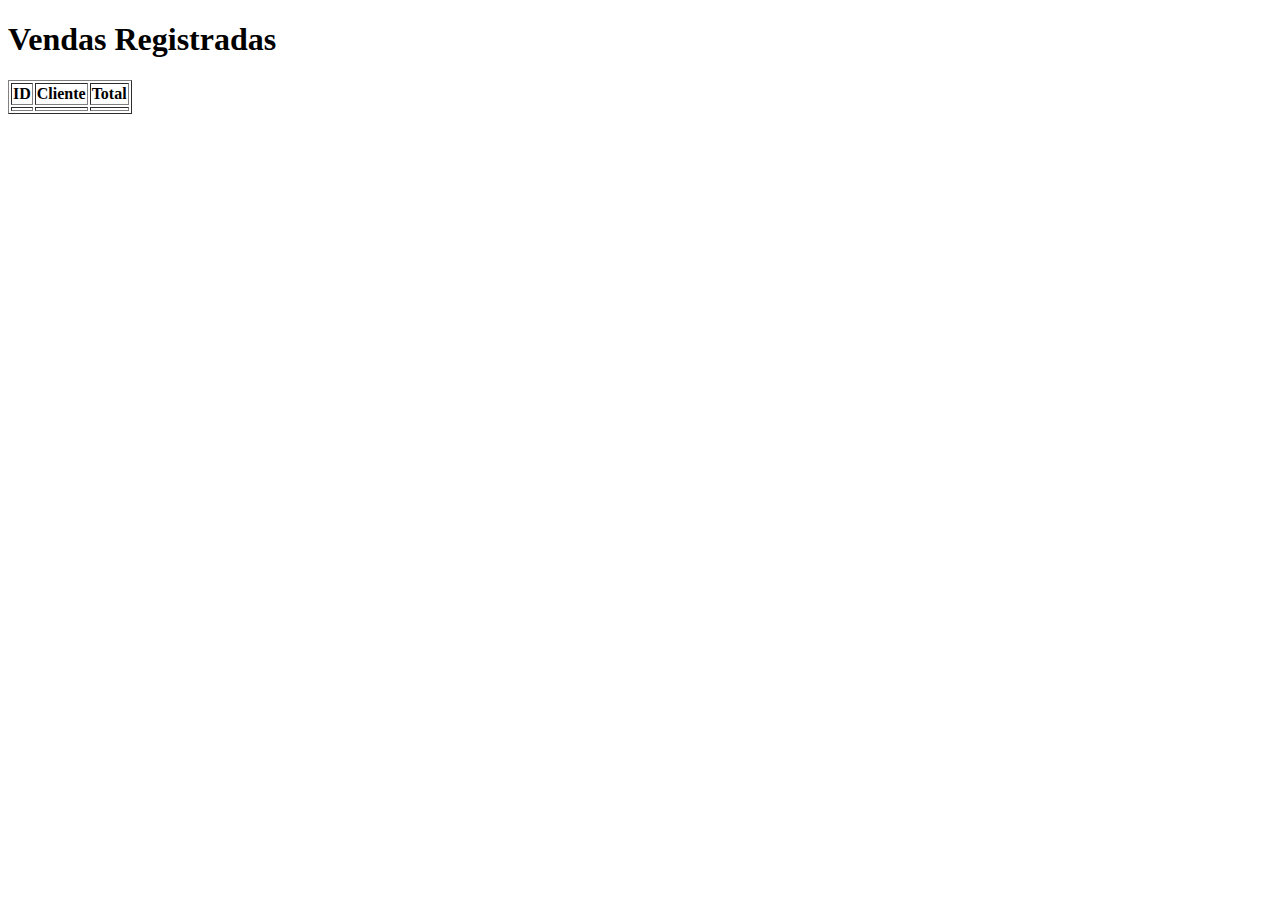
<file: src/main/resources/templates/vendas.html>
<!DOCTYPE html>
<html xmlns:th="http://www.thymeleaf.org">
<head>
    <meta charset="UTF-8">
    <title>Lista de Vendas</title>
</head>
<body>
    <h1>Vendas Registradas</h1>
    <table border="1">
        <tr>
            <th>ID</th>
            <th>Cliente</th>
            <th>Total</th>
        </tr>
        <tr th:each="venda : ${vendas}">
            <td th:text="${venda.id}"></td>
            <td th:text="${venda.cliente.nome}"></td>
            <td th:text="${venda.total}"></td>
        </tr>
    </table>
</body>
</html>
</file>
<file: src/main/resources/static/style.css>
:root {
  --black: #0a0a0a;
  --black-deep: #050505;
  --black-matte: #121212;
  --gray-dark: #1e1e1e;
  --gray-medium: #2d2d2d;
  --gray-light: #e0e0e0;
  --white: #ffffff;
  --off-white: #fafafa;

  
  --rose: #d81b60;
  --rose-light: #ec407a;
  --rose-dark: #ad1457;
  --rose-fade: #f8bbd0;

  --transition: all 0.35s cubic-bezier(0.2, 0, 0, 1);
  --shadow-sm: 0 2px 8px rgba(0, 0, 0, 0.12);
  --shadow-md: 0 6px 16px rgba(0, 0, 0, 0.18);
  --shadow-lg: 0 12px 32px rgba(0, 0, 0, 0.24);
}


* {
  margin: 0;
  padding: 0;
  box-sizing: border-box;
}

body {
  font-family: 'Inter', -apple-system, BlinkMacSystemFont, 'Segoe UI', Roboto, sans-serif;
  background-color: var(--off-white);
  color: var(--black);
  line-height: 1.6;
  font-size: 16px;
}



h1, h2, h3, h4 {
  font-weight: 700;
  line-height: 1.2;
}

h1 {
  font-size: 2.5rem;
  letter-spacing: -0.5px;
}

h2 {
  font-size: 1.875rem;
  margin-bottom: 1.25rem;
}

@media (max-width: 600px) {
  h1 { font-size: 2rem; }
  h2 { font-size: 1.5rem; }
}



.header {
  background: var(--black-deep);
  color: var(--white);
  padding: 52px 20px 50px;
  text-align: center;
  position: sticky;
  top: 0;
  z-index: 1000;
  transition: var(--transition);
  margin-bottom: 0;
}

.scrolled .header {
  padding: 16px 20px;
  box-shadow: var(--shadow-md);
  margin-bottom: 0;
}

.header h1 {
  font-size: 2.8rem;
  color: var(--rose);
  letter-spacing: 1px;
  text-transform: uppercase;
  font-weight: 800;
  transition: font-size 0.35s ease;
}

.scrolled .header h1 {
  font-size: 1.6rem;
}

.header p {
  margin-top: 12px;
  color: #bbb;
  font-size: 1.15rem;
  font-weight: 300;
  letter-spacing: 0.5px;
  transition: opacity 0.3s ease, transform 0.3s ease;
}

.scrolled .header p {
  opacity: 0;
  height: 0;
  margin: 0;
  overflow: hidden;
  transform: translateY(-10px);
}

.btn-voltar {
  position: absolute;
  left: 24px;
  top: 24px;
  color: var(--rose-light);
  text-decoration: none;
  font-weight: 600;
  transition: var(--transition);
  opacity: 0;
  pointer-events: none;
}

.scrolled .btn-voltar {
  opacity: 1;
  pointer-events: auto;
}

.btn-voltar:hover {
  color: var(--rose);
}



.auth-container {
  position: fixed;
  top: 24px;
  right: 24px;
  z-index: 2000;
}

.back-btn {
  position:fixed;
  top: 16px;
  left: 16px;
  z-index: 3000;
    color: white;
  font-size: 1.1rem;
  text-decoration: none;
  font-weight: bold;
}

.login-trigger-btn,
.profile-btn,
.cart-btn {
  padding: 10px 22px;
  border-radius: 32px;
  font-weight: 600;
  font-size: 0.95rem;
  text-decoration: none;
  display: inline-flex;
  align-items: center;
  gap: 8px;
  transition: var(--transition);
  cursor: pointer;
  font-family: inherit;
}

.login-trigger-btn {
  background: transparent;
  color: var(--rose);
  border: 1.5px solid var(--rose);
}

.login-trigger-btn:hover {
  background: var(--rose);
  color: var(--white);
}

.profile-btn {
  background: var(--black);
  color: var(--white);
  border: none;
  box-shadow: var(--shadow-sm);
}

.profile-btn:hover {
  background: var(--rose);
  color: var(--white);
}

.cart-btn {
  background: var(--rose);
  color: var(--white);
  border: none;
  box-shadow: var(--shadow-sm);
  margin-right: 12px;
}

.cart-btn:hover {
  background: var(--rose-dark);
  transform: translateY(-2px);
}

#cart-count {
  background: var(--white);
  color: var(--rose);
  font-weight: 700;
  padding: 2px 8px;
  border-radius: 20px;
  font-size: 0.85rem;
  min-width: 22px;
  text-align: center;
  display: inline-block;
}



.auth-menu,
.auth-button {
  display: none;
  position: absolute;
  top: 48px;
  right: 0;
  background: var(--white);
  width: 190px;
  border-radius: 12px;
  box-shadow: var(--shadow-md);
  padding: 8px 0;
  z-index: 3000;
  border: 1px solid rgba(0,0,0,0.08);
}

.auth-menu a,
.logout-drop {
  padding: 12px 20px;
  text-decoration: none;
  color: var(--black);
  display: block;
  font-size: 0.95rem;
  transition: var(--transition);
  background: none;
  border: none;
  text-align: left;
  width: 100%;
  cursor: pointer;
  font-weight: 500;
}

.auth-menu a:hover,
.logout-drop:hover {
  background: #fdf2f7;
  color: var(--rose);
}



.main-container {
  max-width: 1200px;
  margin: 50px auto 0 auto;
  padding: 0 24px;
}

.scrolled .main-container {
  margin-top: 0;
}



.search-filters {
  display: flex;
  justify-content: center;
  gap: 24px;
  margin-bottom: 48px;
  align-items: center;
  flex-wrap: wrap;
}

.search-box input {
  width: 320px;
  padding: 14px 20px;
  border: 1px solid #ddd;
  border-radius: 40px;
  background: var(--white);
  font-size: 1rem;
  box-shadow: inset 0 1px 3px rgba(0,0,0,0.06);
  transition: var(--transition);
}

.search-box input:focus {
  border-color: var(--rose);
  outline: none;
  box-shadow: 0 0 0 3px rgba(216, 27, 96, 0.15);
}

.filter-select {
  padding: 14px 24px;
  border-radius: 40px;
  border: 1px solid #ddd;
  background: var(--white);
  font-size: 1rem;
  cursor: pointer;
  appearance: none;
  background-image: url("data:image/svg+xml;charset=UTF-8,%3csvg xmlns='http://www.w3.org/2000/svg' viewBox='0 0 24 24' fill='none' stroke='%23999' stroke-width='2' stroke-linecap='round' stroke-linejoin='round'%3e%3cpolyline points='6 9 12 15 18 9'%3e%3c/polyline%3e%3c/svg%3e");
  background-repeat: no-repeat;
  background-position: right 16px center;
  background-size: 16px;
  padding-right: 48px;
}

.filter-select:focus {
  border-color: var(--rose);
  outline: none;
  box-shadow: 0 0 0 3px rgba(216, 27, 96, 0.15);
}



.products-grid {
  display: grid;
  grid-template-columns: repeat(auto-fill, minmax(280px, 1fr));
  gap: 36px;
}

.product-card {
  background: var(--white);
  border-radius: 16px;
  overflow: hidden;
  padding-bottom: 20px;
  box-shadow: var(--shadow-sm);
  transition: var(--transition);
  border: 1px solid rgba(0,0,0,0.04);
}

.product-card:hover {
  transform: translateY(-6px);
  box-shadow: var(--shadow-md);
}

.product-card img {
  width: 100%;
  height: 280px;
  object-fit: cover;
  display: block;
}

.product-card h3 {
  padding: 18px 20px 6px;
  font-size: 1.25rem;
  color: var(--black);
}

.product-card .price {
  padding: 0 20px 12px;
  font-size: 1.35rem;
  color: var(--rose);
  font-weight: 700;
}

.product-card .short-desc {
  padding: 0 20px 12px;
  color: #666;
  font-size: 0.95rem;
  line-height: 1.4;
}

.btn-view {
  margin-left: 20px;
  background: var(--black);
  padding: 10px 20px;
  border-radius: 8px;
  color: var(--white);
  text-decoration: none;
  font-weight: 600;
  display: inline-block;
  transition: var(--transition);
}

.btn-view:hover {
  background: var(--rose);
  color: var(--white);
  transform: translateY(-2px);
}


.product-detail {
  background: var(--white);
  padding: 32px;
  border-radius: 16px;
  box-shadow: var(--shadow-md);
}

.size-btn, .qty-btn {
  padding: 10px 16px;
  margin: 0 6px 10px 0;
  border: 1px solid #ddd;
  background: var(--off-white);
  border-radius: 8px;
  font-weight: 600;
  cursor: pointer;
  transition: var(--transition);
}

.size-btn.active, .qty-btn.active {
  background: var(--rose);
  color: var(--white);
  border-color: var(--rose);
}

.size-btn:hover:not(.active),
.qty-btn:hover:not(.active) {
  border-color: var(--rose);
  background: #fdf2f7;
}

.btn-primary, .btn-cart {
  width: 100%;
  padding: 16px;
  border: none;
  border-radius: 10px;
  font-size: 1.15rem;
  font-weight: 700;
  cursor: pointer;
  transition: var(--transition);
  text-transform: uppercase;
  letter-spacing: 0.5px;
}

.btn-primary {
  background: var(--rose);
  color: var(--white);
  box-shadow: var(--shadow-sm);
}

.btn-primary:hover {
  background: var(--rose-dark);
  transform: translateY(-2px);
  box-shadow: var(--shadow-md);
}

.btn-cart {
  background: var(--black);
  color: var(--white);
}

.btn-cart:hover {
  background: var(--rose);
  color: var(--white);
}



.cart-items, .cart-total {
  background: var(--white);
  border-radius: 16px;
  padding: 24px;
  margin-bottom: 24px;
  box-shadow: var(--shadow-sm);
}

.cart-item {
  display: flex;
  justify-content: space-between;
  padding: 20px 0;
  border-bottom: 1px solid #eee;
  position: relative;
  align-items: flex-start;
}

.cart-item:last-child {
  border-bottom: none;
}

.remove-btn {
  position: absolute;
  right: -36px;
  top: 50%;
  transform: translateY(-50%);
  background: #f44336;
  color: white;
  width: 30px;
  height: 30px;
  border: none;
  border-radius: 50%;
  font-weight: bold;
  cursor: pointer;
  display: flex;
  align-items: center;
  justify-content: center;
  font-size: 16px;
  transition: var(--transition);
}

.remove-btn:hover {
  background: #d32f2f;
  transform: scale(1.1);
}

.item-meta {
  color: #777;
  font-size: 0.95rem;
  margin: 6px 0;
}

.cart-total {
  text-align: right;
  font-size: 1.5rem;
  font-weight: 800;
  color: var(--rose);
  margin-top: 12px;
}

.empty-cart {
  text-align: center;
  padding: 60px 20px;
  color: #999;
  font-size: 1.1rem;
}


.logout-btn-container {
  text-align: right;
  margin-bottom: 24px;
}

.logout-btn {
  background: #f44336;
  color: white;
  border: none;
  padding: 10px 20px;
  border-radius: 8px;
  font-weight: 600;
  cursor: pointer;
  transition: var(--transition);
}

.logout-btn:hover {
  background: #d32f2f;
  transform: translateY(-2px);
}

.profile-tabs {
  display: flex;
  gap: 2px;
  border-bottom: 2px solid #eee;
  margin-bottom: 32px;
}

.tab-btn {
  padding: 14px 28px;
  border: none;
  background: none;
  font-weight: 600;
  color: #888;
  cursor: pointer;
  font-size: 1.05rem;
  transition: var(--transition);
}

.tab-btn.active {
  color: var(--rose);
  border-bottom: 3px solid var(--rose);
}

.tab-content {
  display: none;
}

.tab-content.active {
  display: block;
}

.input-group {
  margin-bottom: 24px;
}

.input-group label {
  display: block;
  margin-bottom: 8px;
  font-weight: 600;
  color: var(--black);
}

.input-group input {
  width: 100%;
  padding: 16px;
  border: 1px solid #ddd;
  border-radius: 10px;
  background: var(--off-white);
  font-size: 1rem;
  transition: var(--transition);
}

.input-group input:focus {
  border-color: var(--rose);
  outline: none;
  box-shadow: 0 0 0 3px rgba(216, 27, 96, 0.15);
  background: var(--white);
}

.sucesso {
  color: #4caf50;
  font-weight: 600;
  margin-top: 12px;
}



.payment-method {
  display: flex;
  align-items: center;
  margin-bottom: 20px;
  padding: 18px;
  border: 2px solid #eee;
  border-radius: 14px;
  cursor: pointer;
  transition: var(--transition);
  background: var(--white);
}

.payment-method.active {
  border-color: var(--rose);
  background: #fdf2f7;
  box-shadow: var(--shadow-sm);
}

.payment-method input {
  margin-right: 18px;
  width: 20px;
  height: 20px;
  accent-color: var(--rose);
}

.parcelas {
  margin-top: 24px;
  padding: 20px;
  background: #fdf2f7;
  border-radius: 14px;
  display: none;
}

.parcelas.active {
  display: block;
}



.footer {
  background: var(--black-deep);
  color: #999;
  text-align: center;
  padding: 30px 20px;
  margin-top: 80px;
  font-size: 0.95rem;
  border-top: 1px solid rgba(255,255,255,0.05);
}



.login-page {
  background: var(--off-white);
  display: flex;
  justify-content: center;
  align-items: center;
  min-height: 100vh;
  padding: 20px;
}

.login-box {
  width: 100%;
  max-width: 480px;
  background: var(--white);
  padding: 40px;
  border-radius: 20px;
  box-shadow: var(--shadow-lg);
  text-align: center;
}

.login-box h2 {
  margin-bottom: 28px;
  color: var(--black);
}

.btn-login {
  width: 100%;
  padding: 16px;
  background: var(--rose);
  color: var(--white);
  border: none;
  border-radius: 10px;
  font-size: 1.15rem;
  font-weight: 700;
  cursor: pointer;
  transition: var(--transition);
  margin: 20px 0;
}

.btn-login:hover {
  background: var(--rose-dark);
}

.forgot-password {
  display: block;
  margin-top: 12px;
  color: var(--rose);
  text-decoration: none;
  font-size: 0.95rem;
}

.forgot-password:hover {
  text-decoration: underline;
}

.signup-link {
  margin-top: 24px;
  color: #777;
  font-size: 0.95rem;
}

.signup-link a {
  color: var(--rose);
  text-decoration: none;
  font-weight: 600;
}

.signup-link a:hover {
  text-decoration: underline;
}



.error-message {
  color: #f44336;
  font-size: 0.9rem;
  margin-top: 8px;
  display: none;
}


@media (max-width: 768px) {
  .main-container {
    padding: 0 16px;
  }

  .search-filters {
    flex-direction: column;
    gap: 16px;
  }

  .search-box input,
  .filter-select {
    width: 100%;
    max-width: 100%;
  }

  .product-detail {
    padding: 24px 16px;
  }

  .header {
    padding: 60px 16px 40px;
  }

  .auth-container,
  #cart-button {
    position: fixed;
    top: 16px;
    left: 16px;
    z-index: 2000;
  }
}

@media (max-width: 480px) {
  .cart-item {
    flex-direction: column;
    align-items: flex-start;
  }

  .cart-item > div:last-child {
    margin-top: 12px;
    width: 100%;
    text-align: right;
  }

  .remove-btn {
    position: static;
    transform: none;
    margin-top: 12px;
    align-self: flex-end;
  }
}

    .admin-container {
      display: flex;
      min-height: 100vh;
    }

    .admin-sidebar {
      width: 260px;
      background: var(--black);
      color: white;
      padding: 30px 20px;
    }

    .admin-sidebar h2 {
      color: var(--pink-light);
      margin-bottom: 20px;
    }

    .admin-sidebar a {
      display: block;
      padding: 12px 10px;
      margin: 6px 0;
      text-decoration: none;
      color: #ccc;
      border-radius: 8px;
      font-weight: 600;
    }

    .admin-sidebar a:hover,
    .admin-sidebar a.active {
      background: var(--pink);
      color: white;
    }

    .admin-content {
      flex: 1;
      padding: 30px;
      background: var(--light-bg);
    }

    .admin-section {
      display: none;
    }

    .admin-section.active {
      display: block;
    }
</file>
